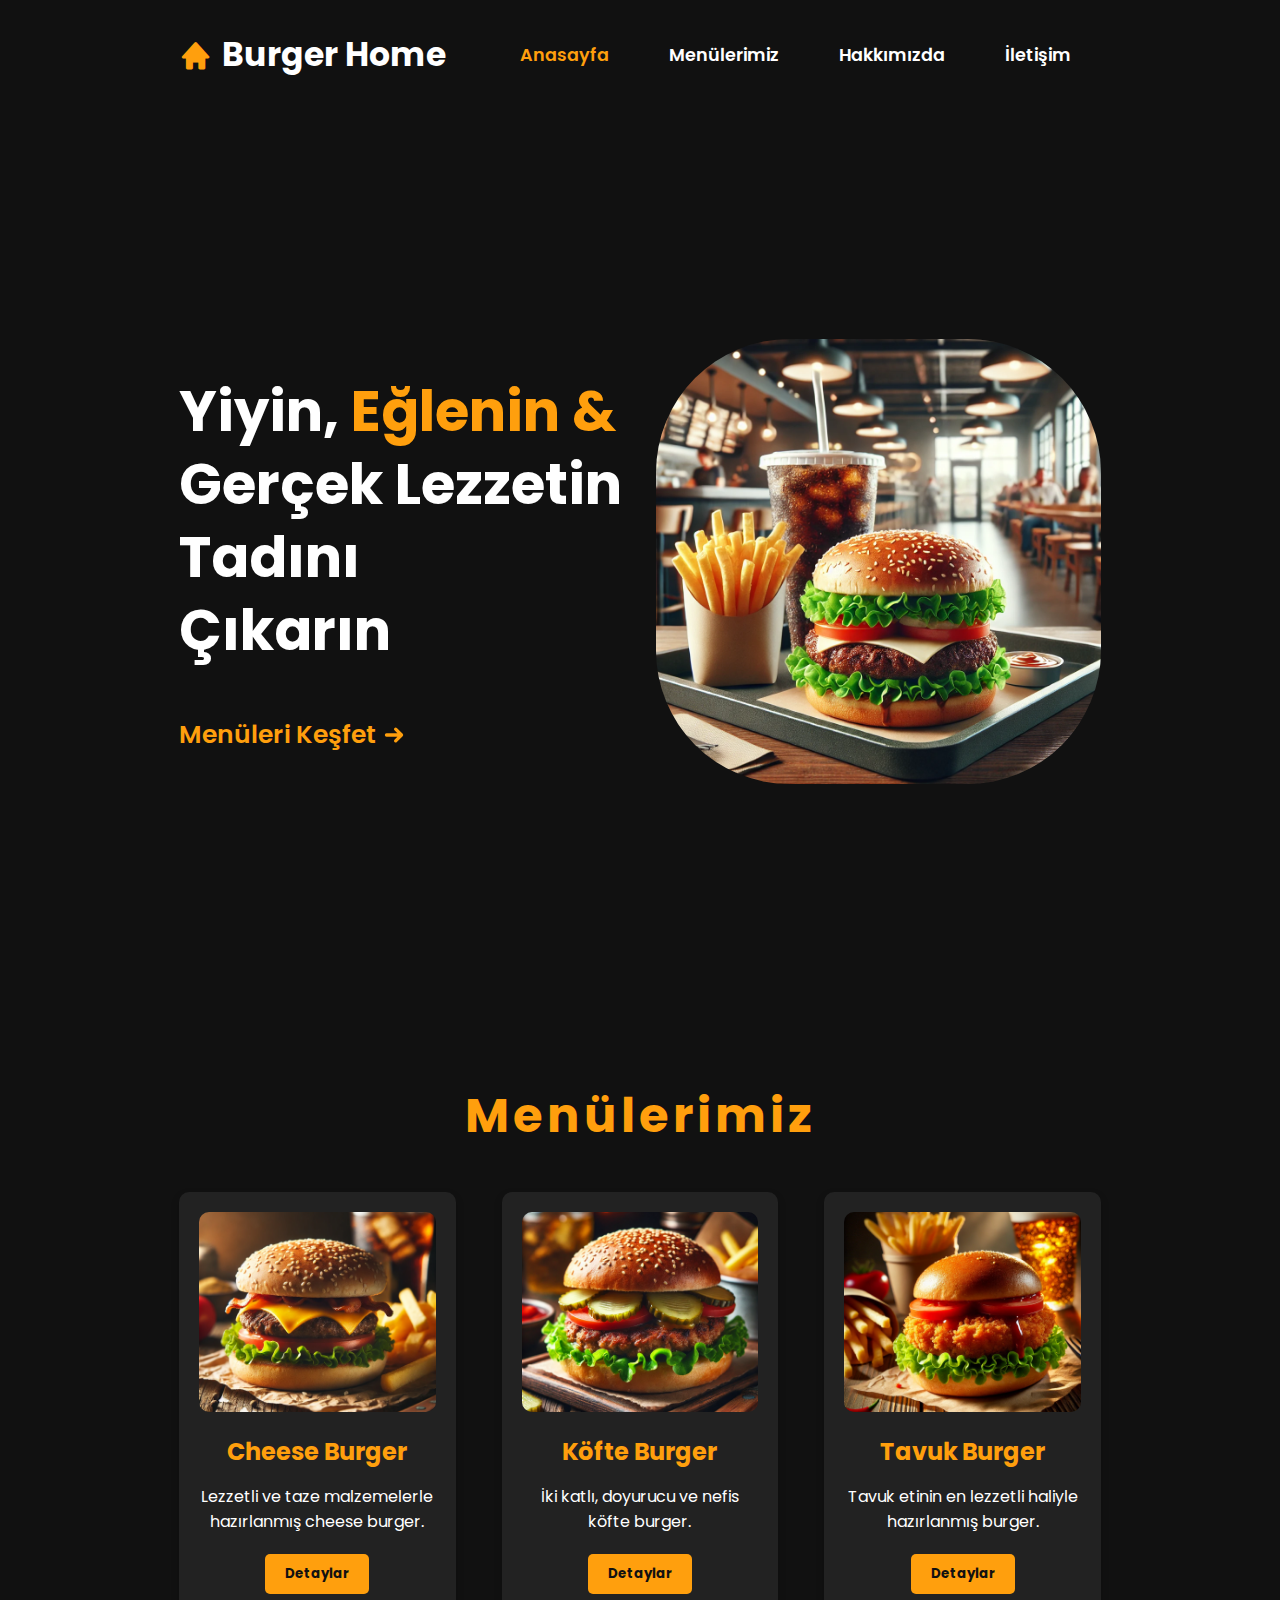
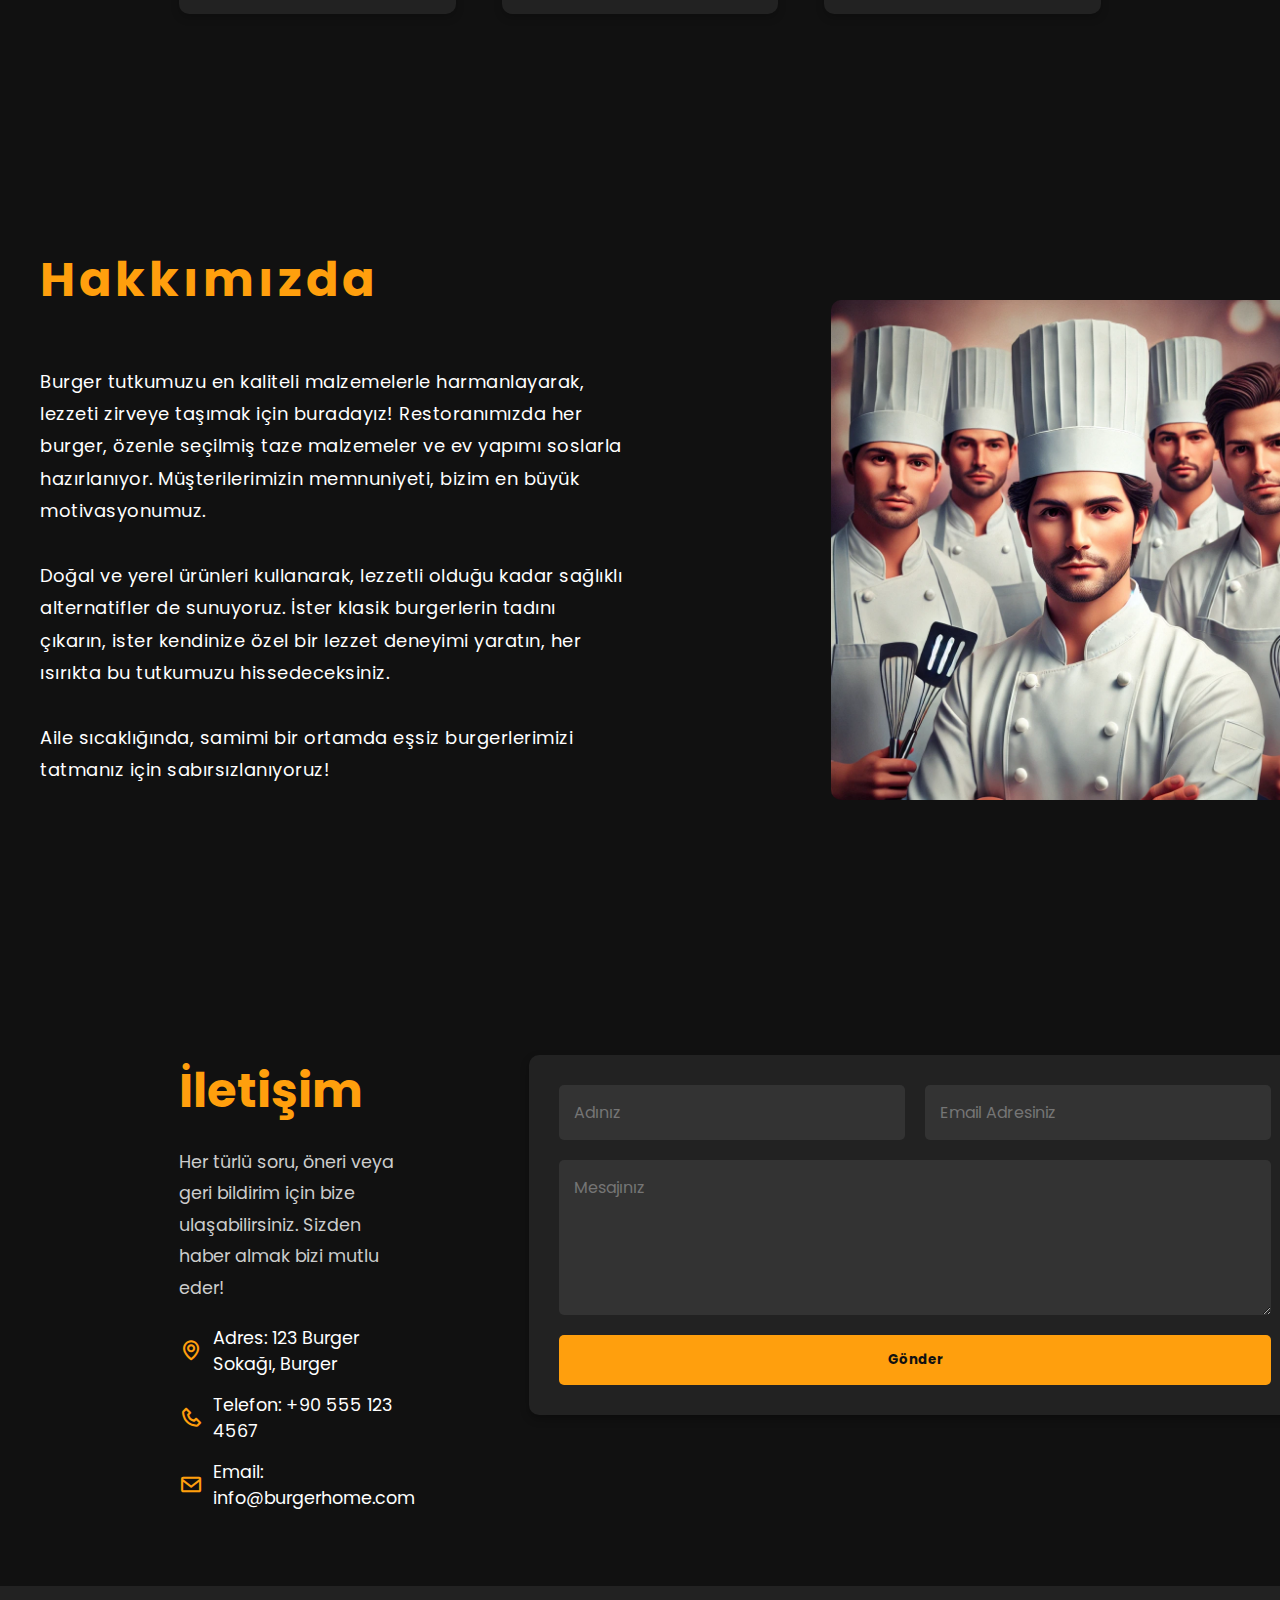
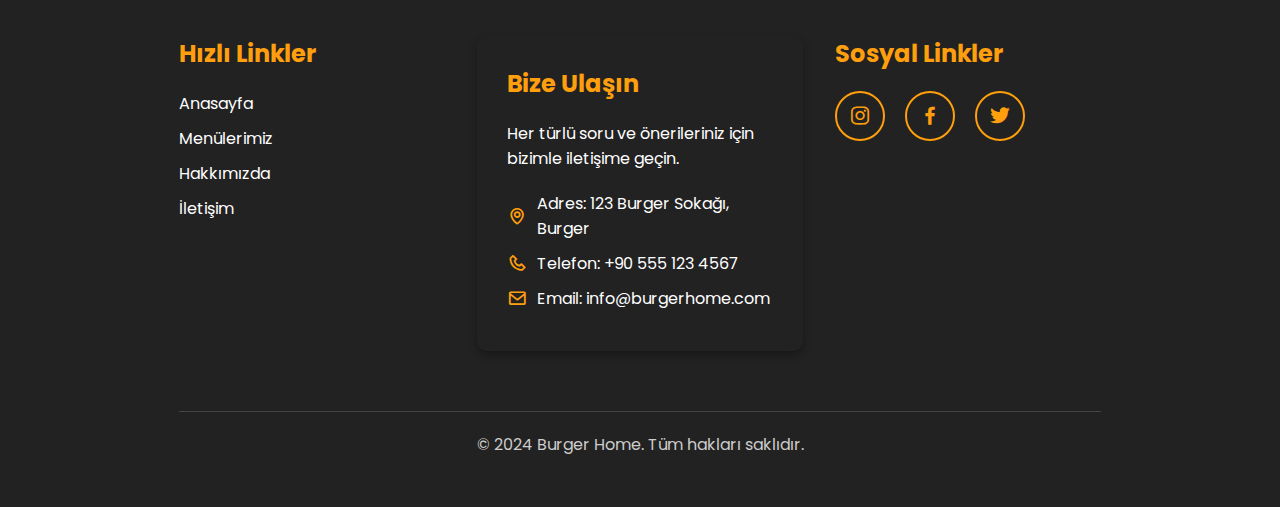
<file: index.html>
<!DOCTYPE html>
<html lang="tr">
<head>
  <meta charset="UTF-8">
  <meta name="viewport" content="width=device-width, initial-scale=1.0">
  <link rel="stylesheet" href="style.css">
  <link rel="stylesheet" href="responsive.css">

  <!--icons-->
  <link href='https://unpkg.com/boxicons@2.1.4/css/boxicons.min.css' rel='stylesheet'>

  <!--text style-->
  <link rel="preconnect" href="https://fonts.googleapis.com">
  <link rel="preconnect" href="https://fonts.gstatic.com" crossorigin>
  <link href="https://fonts.googleapis.com/css2?family=Poppins:ital,wght@0,100;0,200;0,300;0,400;0,500;0,600;0,700;0,800;0,900;1,100;1,200;1,300;1,400;1,500;1,600;1,700;1,800;1,900&display=swap" rel="stylesheet">

  <title>Restaurant Website</title>

</head>
<body>

  <header>
    <a href="#" class="logo" id="home"><i class='bx bxs-home'></i>Burger Home</a>
    <ul class="navlist">
      <li><a href="#home" class="active">Anasayfa</a></li>
      <li><a href="#menu">Menülerimiz</a></li>
      <li><a href="#about">Hakkımızda</a></li>
      <li><a href="#contact">İletişim</a></li>
    </ul>
  </header>
  
    <!-- home -->
  
    <section class="home" id="home">
      <div class="home-text">
        <h1>Yiyin, <span> Eğlenin & </span><br> Gerçek Lezzetin Tadını <br> Çıkarın</h1>
        <button onclick="window.location.href='#menu'">
          <p>Menüleri Keşfet</p>
          <svg
            xmlns="http://www.w3.org/2000/svg"
            class="h-6 w-6"
            fill="none"
            viewBox="0 0 24 24"
            stroke="currentColor"
            stroke-width="4"
          >
            <path
              stroke-linecap="round"
              stroke-linejoin="round"
              d="M14 5l7 7m0 0l-7 7m7-7H3"
            ></path>
          </svg>
        </button>
      </div>
  
      <div class="home-img">
        <img src="images/burger-kapak.webp" alt="">
      </div>
    </section>
  
    <!-- menu -->
  
    <section class="products-menu" id="menu">
      <h1> Menülerimiz </h1>
      
      <div class="product-cards">
        <div class="card">
          <img src="images/products-menu-cheese.webp" alt="Burger 1">
          <h2>Cheese Burger</h2>
          <p>Lezzetli ve taze malzemelerle hazırlanmış cheese burger.</p>
          <a href="product-details.html#cheese"><button>Detaylar</button></a>
        </div>
        
        <div class="card">
          <img src="images/products-menu-kofte.webp" alt="Burger 2">
          <h2>Köfte Burger</h2>
          <p>İki katlı, doyurucu ve nefis köfte burger.</p>
          <a href="product-details.html#meatball"><button>Detaylar</button></a>
        </div>
        
        <div class="card">
          <img src="images/products-menu-chicken.webp" alt="Burger 3">
          <h2>Tavuk Burger</h2>
          <p>Tavuk etinin en lezzetli haliyle hazırlanmış burger.</p>
          <a href="product-details.html#chicken"><button>Detaylar</button></a>
        </div>
      </div>
    </section>
  

  <!-- about -->

  <section class="about" id="about">
    <div class="about-content">
        <div class="about-text">
            <h1> Hakkımızda </h1>
            <p>
                Burger tutkumuzu en kaliteli malzemelerle harmanlayarak, lezzeti zirveye taşımak için buradayız! Restoranımızda her burger, özenle seçilmiş taze malzemeler ve ev yapımı soslarla hazırlanıyor. Müşterilerimizin memnuniyeti, bizim en büyük motivasyonumuz.
                <br><br>
                Doğal ve yerel ürünleri kullanarak, lezzetli olduğu kadar sağlıklı alternatifler de sunuyoruz. İster klasik burgerlerin tadını çıkarın, ister kendinize özel bir lezzet deneyimi yaratın, her ısırıkta bu tutkumuzu hissedeceksiniz.
                <br><br>
                Aile sıcaklığında, samimi bir ortamda eşsiz burgerlerimizi tatmanız için sabırsızlanıyoruz!
            </p>
        </div>
        <div class="about-img">
            <img src="images/chef.webp" alt="Chef Image">
        </div>
    </div>
</section>

<!-- contact -->
<section class="contact" id="contact">
  <div class="contact-content">
      <div class="contact-info">
          <h1>İletişim</h1>
          <p>Her türlü soru, öneri veya geri bildirim için bize ulaşabilirsiniz. Sizden haber almak bizi mutlu eder!</p>
          <ul class="contact-details">
              <li><i class='bx bx-map'></i>Adres: 123 Burger Sokağı, Burger</li>
              <li><i class='bx bx-phone'></i>Telefon: +90 555 123 4567</li>
              <li><i class='bx bx-envelope'></i>Email: info@burgerhome.com</li>
          </ul>
      </div>
      <div class="contact-form">
          <form action="#" method="post">
              <div class="input-group">
                  <input type="text" name="name" placeholder="Adınız" required>
                  <input type="email" name="email" placeholder="Email Adresiniz" required>
              </div>
              <textarea name="message" rows="5" placeholder="Mesajınız" required></textarea>
              <button type="submit">Gönder</button>
          </form>
      </div>
  </div>
</section>



<!-- footer -->
<footer class="footer">
  <div class="footer-content">
      <div class="footer-section links">
          <h2>Hızlı Linkler</h2>
          <ul>
              <li><a href="#home">Anasayfa</a></li>
              <li><a href="#menu">Menülerimiz</a></li>
              <li><a href="#about">Hakkımızda</a></li>
              <li><a href="#contact">İletişim</a></li>
          </ul>
      </div>
      <div class="footer-section contact-form">
          <h2>Bize Ulaşın</h2>
          <p>Her türlü soru ve önerileriniz için bizimle iletişime geçin.</p>
          <ul>
              <li><i class='bx bx-map'></i>Adres: 123 Burger Sokağı, Burger</li>
              <li><i class='bx bx-phone'></i>Telefon: +90 555 123 4567</li>
              <li><i class='bx bx-envelope'></i>Email: info@burgerhome.com</li>
          </ul>
      </div>
      <div class="footer-section social-links">
          <h2>Sosyal Linkler</h2>
          <div class="social-buttons">
              <!-- Instagram Button -->
              <a href="#" class="social-btn instagram">
                  <i class='bx bxl-instagram'></i>
              </a>
              <!-- Facebook Button -->
              <a href="#" class="social-btn facebook">
                  <i class='bx bxl-facebook'></i>
              </a>
              <!-- Twitter Button -->
              <a href="#" class="social-btn twitter">
                  <i class='bx bxl-twitter'></i>
              </a>
          </div>
      </div>
  </div>
  <div class="footer-bottom">
      <p>© 2024 Burger Home. Tüm hakları saklıdır.</p>
  </div>
</footer>





  
<script src="script.js"></script>
</body>
</html>
</file>
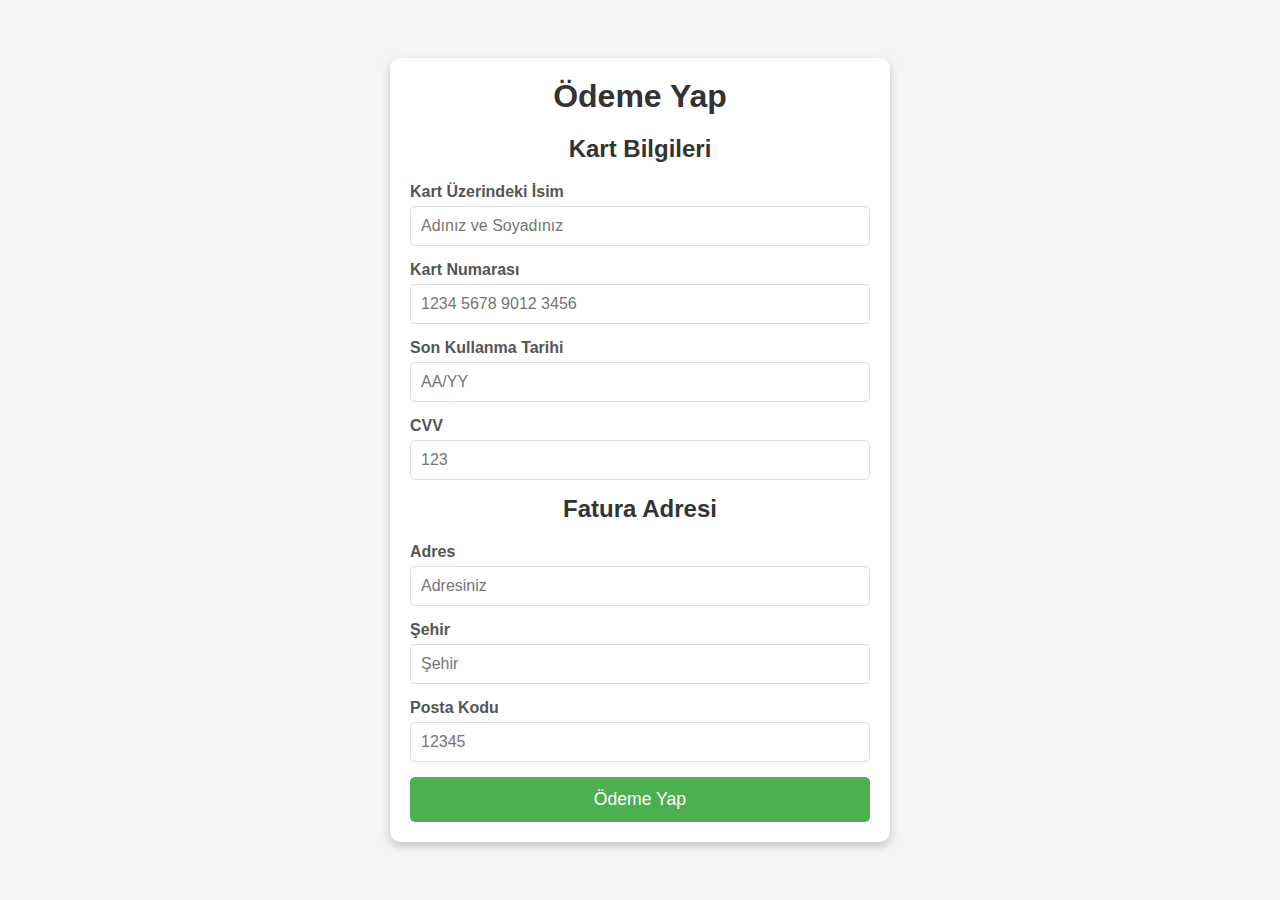
<file: payment.html>
<!DOCTYPE html>
<html lang="tr">
<head>
  <meta charset="UTF-8">
  <meta name="viewport" content="width=device-width, initial-scale=1.0">
  <title>Ödeme Sayfası</title>
  <link rel="stylesheet" href="payment.css">
  <link rel="stylesheet" href="responsive.css">

</head>
<body>
  <div class="payment-container">
    <h1>Ödeme Yap</h1>
    
    <form class="payment-form">
      <!-- Kart Bilgileri -->
      <div class="card-details">
        <h2>Kart Bilgileri</h2>
        
        <!-- Kart Üzerindeki İsim -->
        <label for="cardName">Kart Üzerindeki İsim</label>
        <input type="text" id="cardName" placeholder="Adınız ve Soyadınız" oninput="onlyLetters(this)" required>
        
        <!-- Kart Numarası -->
        <label for="cardNumber">Kart Numarası</label>
        <input type="text" id="cardNumber" placeholder="1234 5678 9012 3456" maxlength="19" oninput="onlyNumbers(this)" required>
        
        <!-- Son Kullanma Tarihi -->
        <label for="expiry">Son Kullanma Tarihi</label>
        <input type="text" id="expiry" placeholder="AA/YY" maxlength="5" oninput="formatExpiry(this)" required>
        
        <!-- CVV -->
        <label for="cvv">CVV</label>
        <input type="text" id="cvv" placeholder="123" maxlength="3" oninput="onlyNumbers(this)" required>
      </div>
      
      <!-- Fatura Adresi -->
      <div class="billing-details">
        <h2>Fatura Adresi</h2>
        
        <label for="address">Adres</label>
        <input type="text" id="address" placeholder="Adresiniz" required>
        
        <label for="city">Şehir</label>
        <input type="text" id="city" placeholder="Şehir" required>
        
        <label for="zip">Posta Kodu</label>
        <input type="text" id="zip" placeholder="12345" maxlength="5" oninput="onlyNumbers(this)" required>
      </div>
      
      <!-- Ödeme Butonu -->
      <button type="submit" class="payment-button">Ödeme Yap</button>
    </form>
  </div>

  <script src="payment.js"></script>
</body>
</html>
</file>
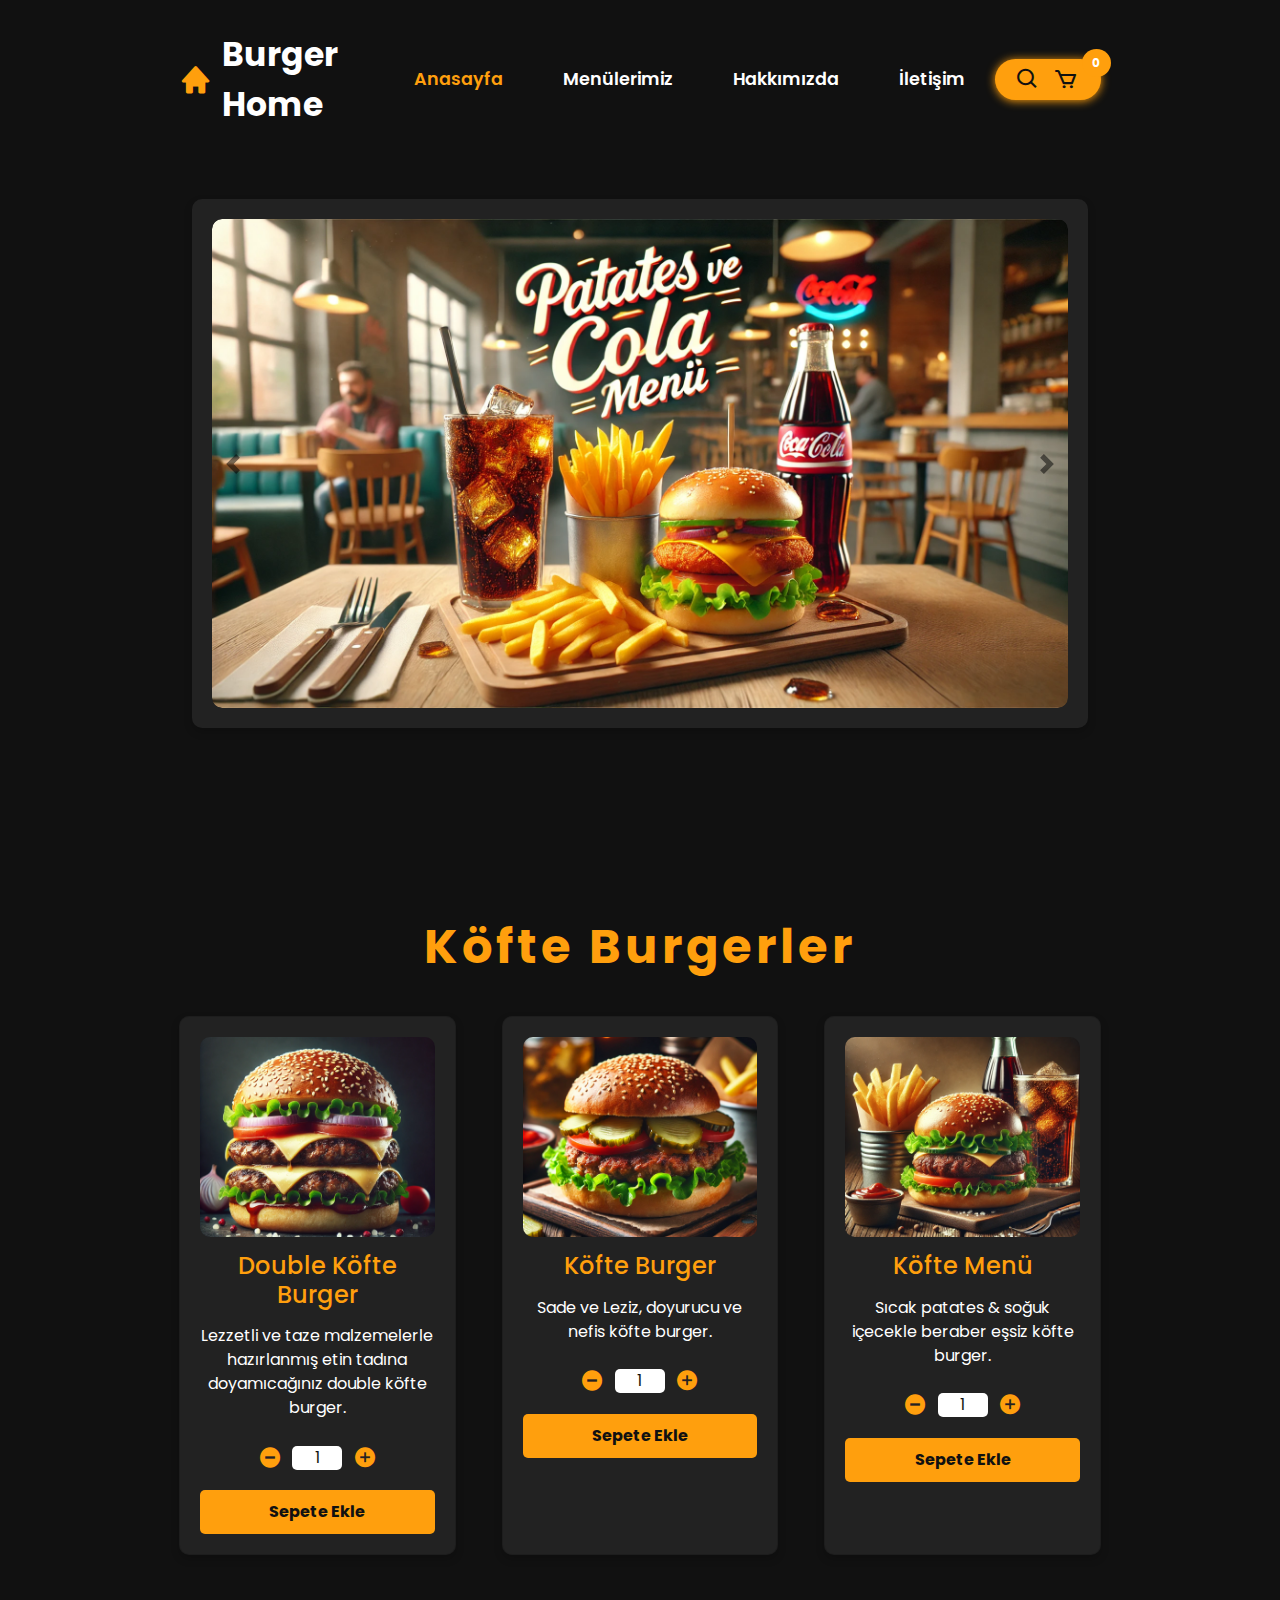
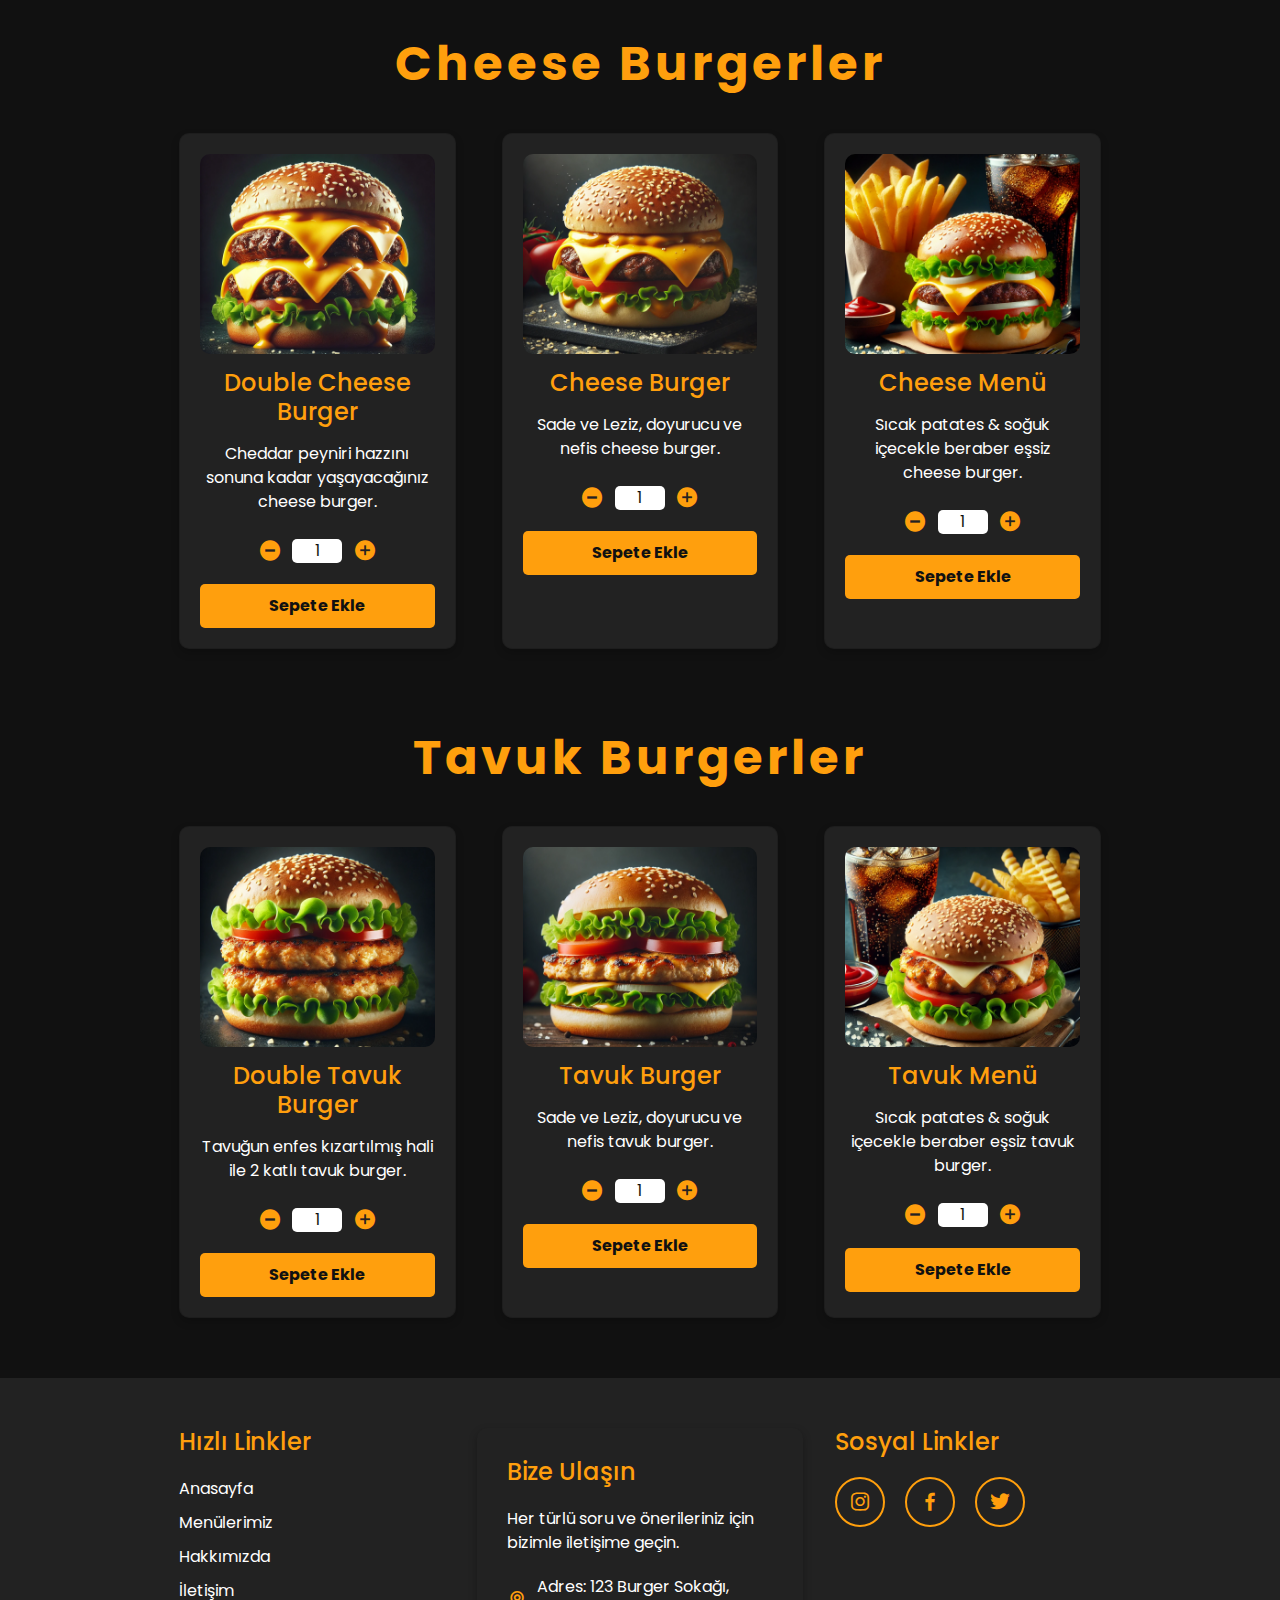
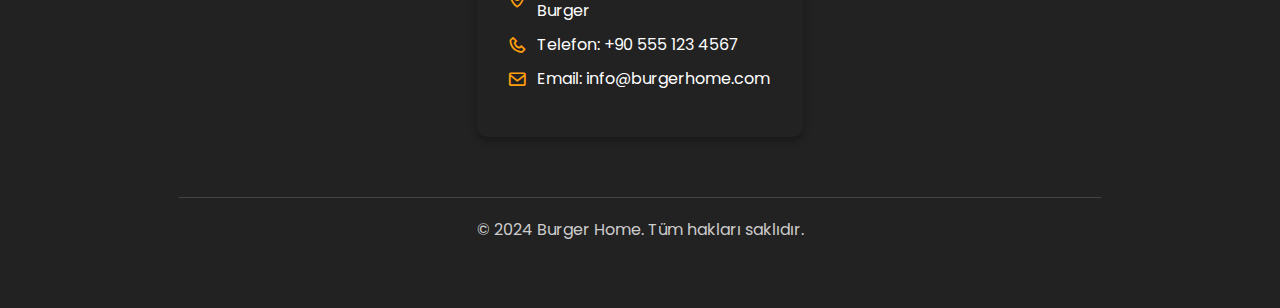
<file: product-details.html>
<!DOCTYPE html>
<html lang="tr">
<head>
  <!-- Meta ve Başlıklar -->
  <meta charset="UTF-8">
  <meta name="viewport" content="width=device-width, initial-scale=1.0">
  <title>Ürün Satın Alma</title>

  <!-- Bootstrap CSS -->
  <link
    rel="stylesheet"
    href="https://stackpath.bootstrapcdn.com/bootstrap/4.5.2/css/bootstrap.min.css"
  />

  <!-- Özel CSS -->
  <link rel="stylesheet" href="product-details.css">
  <link rel="stylesheet" href="responsive.css">


  <!-- İkonlar -->
  <link href='https://unpkg.com/boxicons@2.1.4/css/boxicons.min.css' rel='stylesheet'>

  <!-- Yazı Tipi -->
  <link rel="preconnect" href="https://fonts.googleapis.com">
  <link rel="preconnect" href="https://fonts.gstatic.com" crossorigin>
  <link href="https://fonts.googleapis.com/css2?family=Poppins:ital,wght@0,100;0,200;0,300;0,400;0,500;0,600;0,700;0,800;0,900;1,100;1,200;1,300;1,400;1,500;1,600;1,700;1,800;1,900&display=swap" rel="stylesheet">
</head>
<body>

  <header class="product-header">
    <!-- Header İçeriği -->
    <a href="index.html" class="product-logo" id="home"><i class='bx bxs-home'></i>Burger Home</a>
    <ul class="product-navlist">
      <li><a href="index.html#home" class="active">Anasayfa</a></li>
      <li><a href="index.html#menu">Menülerimiz</a></li>
      <li><a href="index.html#about">Hakkımızda</a></li>
      <li><a href="index.html#contact">İletişim</a></li>
    </ul>
  
    <div class="product-nav-icons">
      <a href="#"><i class='bx bx-search'></i></a>
  
      <!-- Sepet İkonu -->
      <a href="#" id="cart-icon">
        <i class='bx bx-cart' data-count="0"></i>
        <span class="cart-badge">0</span>
      </a>
  
      <!-- Sepet Açılır Menü -->
      <div class="cart-dropdown" id="cart-dropdown">
        <h3>Sepetiniz</h3>
        <ul id="cart-items">
          <li>Sepetiniz boş.</li>
        </ul>
        <a href="payment.html">
        <button id="checkout-btn">Alışverişi Tamamla</button>
      </a>
      </div>
  
      <div class="bx bx-menu" id="menu-icon"></div>
    </div>
  </header>

  <!-- Carousel Başlangıcı -->
  <div class="carousel-container">
    <div id="carouselExampleControls" class="carousel slide" data-ride="carousel">
      <div class="carousel-inner">
        <!-- İlk Slide -->
        <div class="carousel-item active">
          <img class="d-block w-100" src="images/chips-menu.webp" alt="Birinci Slide">
        </div>
        <!-- İkinci Slide -->
        <div class="carousel-item">
          <img class="d-block w-100" src="images/kofte-indirim.webp" alt="İkinci Slide">
        </div>
        <!-- Üçüncü Slide -->
        <div class="carousel-item">
          <img class="d-block w-100" src="images/best-selling-chicken.webp" alt="Üçüncü Slide">
        </div>
      </div>
      <!-- Kontroller -->
      <a class="carousel-control-prev" href="#carouselExampleControls" role="button" data-slide="prev">
        <span class="carousel-control-prev-icon" aria-hidden="true"></span>
        <span class="sr-only">Önceki</span>
      </a>
      <a class="carousel-control-next" href="#carouselExampleControls" role="button" data-slide="next">
        <span class="carousel-control-next-icon" aria-hidden="true"></span>
        <span class="sr-only">Sonraki</span>
      </a>
    </div>
  </div>
  <!-- Carousel Sonu -->

 <!-- Ürün Kartları Bölümü -->
<section class="product-list">
  <!-- Köfte Burgerler Bölümü -->
  <div class="category">
    <h1 class="category-title" id="meatball">Köfte Burgerler</h1>
    <div class="product-cards">
      <!-- Ürün Kartı 1 -->
      <div class="card">
        <img src="images/double-kofte.webp" alt="Double Köfte Burger">
        <h2>Double Köfte Burger</h2>
        <p>Lezzetli ve taze malzemelerle hazırlanmış etin tadına doyamıcağınız double köfte burger.</p>
        <div class="quantity-control">
          <button class="decrease-btn"><i class='bx bxs-minus-circle'></i></button>
          <input type="text" value="1" class="quantity-input" readonly>
          <button class="increase-btn"><i class='bx bxs-plus-circle'></i></button>
        </div>
        <button class="add-to-cart-btn">Sepete Ekle</button>
      </div>

      <!-- Ürün Kartı 2 -->
      <div class="card">
        <img src="images/products-menu-kofte.webp" alt="Köfte Burger">
        <h2>Köfte Burger</h2>
        <p>Sade ve Leziz, doyurucu ve nefis köfte burger.</p>
        <div class="quantity-control">
          <button class="decrease-btn"><i class='bx bxs-minus-circle'></i></button>
          <input type="text" value="1" class="quantity-input" readonly>
          <button class="increase-btn"><i class='bx bxs-plus-circle'></i></button>
        </div>
        <button class="add-to-cart-btn">Sepete Ekle</button>
      </div>

      <!-- Ürün Kartı 3 -->
      <div class="card">
        <img src="images/kofte-menu.webp" alt="Köfte Menü Burger">
        <h2>Köfte Menü</h2>
        <p>Sıcak patates & soğuk içecekle beraber eşsiz köfte burger.</p>
        <div class="quantity-control">
          <button class="decrease-btn"><i class='bx bxs-minus-circle'></i></button>
          <input type="text" value="1" class="quantity-input" readonly>
          <button class="increase-btn"><i class='bx bxs-plus-circle'></i></button>
        </div>
        <button class="add-to-cart-btn">Sepete Ekle</button>
      </div>
    </div>
  </div>

  <!-- Cheese Burgerler Bölümü -->
  <div class="category">
    <h1 class="category-title" id="cheese">Cheese Burgerler</h1>
    <div class="product-cards">
      <!-- Ürün Kartı 1 -->
      <div class="card">
        <img src="images/double-cheese.webp" alt="Double Cheese Burger">
        <h2>Double Cheese Burger</h2>
        <p>Cheddar peyniri hazzını sonuna kadar yaşayacağınız cheese burger.</p>
        <div class="quantity-control">
          <button class="decrease-btn"><i class='bx bxs-minus-circle'></i></button>
          <input type="text" value="1" class="quantity-input" readonly>
          <button class="increase-btn"><i class='bx bxs-plus-circle'></i></button>
        </div>
        <button class="add-to-cart-btn">Sepete Ekle</button>
      </div>

      <!-- Ürün Kartı 2 -->
      <div class="card">
        <img src="images/cheese-burger.webp" alt="Cheese Burger">
        <h2>Cheese Burger</h2>
        <p>Sade ve Leziz, doyurucu ve nefis cheese burger.</p>
        <div class="quantity-control">
          <button class="decrease-btn"><i class='bx bxs-minus-circle'></i></button>
          <input type="text" value="1" class="quantity-input" readonly>
          <button class="increase-btn"><i class='bx bxs-plus-circle'></i></button>
        </div>
        <button class="add-to-cart-btn">Sepete Ekle</button>
      </div>

      <!-- Ürün Kartı 3 -->
      <div class="card">
        <img src="images/cheese-menu.webp" alt="Cheese Menü Burger">
        <h2>Cheese Menü</h2>
        <p>Sıcak patates & soğuk içecekle beraber eşsiz cheese burger.</p>
        <div class="quantity-control">
          <button class="decrease-btn"><i class='bx bxs-minus-circle'></i></button>
          <input type="text" value="1" class="quantity-input" readonly>
          <button class="increase-btn"><i class='bx bxs-plus-circle'></i></button>
        </div>
        <button class="add-to-cart-btn">Sepete Ekle</button>
      </div>
    </div>
  </div>

  <!-- Tavuk Burgerler Bölümü -->
  <div class="category">
    <h1 class="category-title" id="chicken">Tavuk Burgerler</h1>
    <div class="product-cards">
      <!-- Ürün Kartı 1 -->
      <div class="card">
        <img src="images/double-chicken.webp" alt="Double Chicken Burger">
        <h2>Double Tavuk Burger</h2>
        <p>Tavuğun enfes kızartılmış hali ile 2 katlı tavuk burger.</p>
        <div class="quantity-control">
          <button class="decrease-btn"><i class='bx bxs-minus-circle'></i></button>
          <input type="text" value="1" class="quantity-input" readonly>
          <button class="increase-btn"><i class='bx bxs-plus-circle'></i></button>
        </div>
        <button class="add-to-cart-btn">Sepete Ekle</button>
      </div>

      <!-- Ürün Kartı 2 -->
      <div class="card">
        <img src="images/chicken-burger.webp" alt="Chicken Burger">
        <h2>Tavuk Burger</h2>
        <p>Sade ve Leziz, doyurucu ve nefis tavuk burger.</p>
        <div class="quantity-control">
          <button class="decrease-btn"><i class='bx bxs-minus-circle'></i></button>
          <input type="text" value="1" class="quantity-input" readonly>
          <button class="increase-btn"><i class='bx bxs-plus-circle'></i></button>
        </div>
        <button class="add-to-cart-btn">Sepete Ekle</button>
      </div>

      <!-- Ürün Kartı 3 -->
      <div class="card">
        <img src="images/chicken-menu.webp" alt="Chicken Menü Burger">
        <h2>Tavuk Menü</h2>
        <p>Sıcak patates & soğuk içecekle beraber eşsiz tavuk burger.</p>
        <div class="quantity-control">
          <button class="decrease-btn"><i class='bx bxs-minus-circle'></i></button>
          <input type="text" value="1" class="quantity-input" readonly>
          <button class="increase-btn"><i class='bx bxs-plus-circle'></i></button>
        </div>
        <button class="add-to-cart-btn">Sepete Ekle</button>
      </div>
    </div>
  </div>
</section>



<!-- footer -->
<footer class="footer">
  <div class="footer-content">
      <div class="footer-section links">
          <h2>Hızlı Linkler</h2>
          <ul>
              <li><a href="index.html#home">Anasayfa</a></li>
              <li><a href="index.html#menu">Menülerimiz</a></li>
              <li><a href="index.html#about">Hakkımızda</a></li>
              <li><a href="index.html#contact">İletişim</a></li>
          </ul>
      </div>
      <div class="footer-section contact-form">
          <h2>Bize Ulaşın</h2>
          <p>Her türlü soru ve önerileriniz için bizimle iletişime geçin.</p>
          <ul>
              <li><i class='bx bx-map'></i>Adres: 123 Burger Sokağı, Burger</li>
              <li><i class='bx bx-phone'></i>Telefon: +90 555 123 4567</li>
              <li><i class='bx bx-envelope'></i>Email: info@burgerhome.com</li>
          </ul>
      </div>
      <div class="footer-section social-links">
          <h2>Sosyal Linkler</h2>
          <div class="social-buttons">
              <!-- Instagram Button -->
              <a href="#" class="social-btn instagram">
                  <i class='bx bxl-instagram'></i>
              </a>
              <!-- Facebook Button -->
              <a href="#" class="social-btn facebook">
                  <i class='bx bxl-facebook'></i>
              </a>
              <!-- Twitter Button -->
              <a href="#" class="social-btn twitter">
                  <i class='bx bxl-twitter'></i>
              </a>
          </div>
      </div>
  </div>
  <div class="footer-bottom">
      <p>© 2024 Burger Home. Tüm hakları saklıdır.</p>
  </div>
</footer>










  <!-- Bootstrap JS, Popper.js ve jQuery -->
  <script src="https://code.jquery.com/jquery-3.5.1.slim.min.js"></script>
  <script
    src="https://cdn.jsdelivr.net/npm/popper.js@1.16.1/dist/umd/popper.min.js"
  ></script>
  <script
    src="https://stackpath.bootstrapcdn.com/bootstrap/4.5.2/js/bootstrap.min.js"
  ></script>

  <!-- Kendi JS Dosyanız -->
  <script src="script.js"></script>
</body>
</html>
</file>
<file: style.css>
*{
    padding: 0;
    margin: 0;
    box-sizing: border-box;
    font-family: 'Poppins', sans-serif;
    list-style: none;
    text-decoration: none;
    scroll-behavior: smooth;
}

body{
    background: #111111;
    color: #fff;
}

header{
    position: relative;
    width: 100%;
    top: 0;
    right: 0;
    z-index: 1000;
    display: flex;
    align-items: center;
    justify-content: space-between;
    background: transparent;
    padding: 30px 14%;
    transition: all .50s ease;
}

.logo{
    display: flex;
    align-items: center;
    color: #fff;
    font-size: 33px;
    font-weight: 700;
}

.logo i{
    vertical-align: middle;
    margin-right: 10px;
    color: #ff9f0d;
}

.navlist{
    display: flex;
}

.navlist a{
    color: #fff;
    font-size: 1.1rem;
    font-weight: 600;
    margin: 0 30px;
    transition: all .50s ease;
}

.navlist a:hover{
    color: #ff9f0d;
}

.navlist a.active{
    color: #ff9f0d;
}

.nav-icons{
    display: flex;
    align-items: center;
    padding: 8px 15px;
    background: #ff9f0d;
    border-radius: 3rem;
    box-shadow: #ff9f0d 0px 1px 10px;
}

.nav-icons i{
    vertical-align: middle;
    font-size: 25px;
    color: #111111;
    margin-right: 8px;
    margin-left: 5px;
    transition: all .50s ease;
}

#menu-icon{
    font-size: 32px;
    color: #111111;
    z-index: 10001;
    cursor: pointer;
    display: none;
}

.nav-icons i:hover{
    transform: scale(1.1);
    color: #fff;
}


section{
    padding: 70px 14% 60px;
}


/*home*/

.home{
    position: relative;
    height: 100vh;
    width: 100%;
    display: grid;
    grid-template-columns: repeat(2,1fr);
    align-items: center;
    gap: 2rem;
}

.home-img img{
    width: 100%;
    height: auto;
    border-radius: 30%;
}

.home-text h1{
    font-size: 3.5rem;
    font-weight: 700;
    line-height: 1.3;
    margin-bottom: 3rem;
}

.home span{
    color: #ff9f0d;
}


 .home button {
    padding: 0;
    margin: 0;
    border: none;
    background: none;
    cursor: pointer;
    display: flex;
    align-items: center;
    gap: 0.5rem;
    position: relative;
    font-size: 25px;
    font-weight: 600;
    --primary-color: #ff9f0d; 
    --hovered-color: green; 
  }
  
  
 .home button p {
    margin: 0;
    position: relative;
    color: var(--primary-color); 
    transition: color 0.5s ease-in-out; 
  }
  
 
 .home button svg {
    color: var(--primary-color); 
    transition: color 0.5s ease-in-out, transform 0.5s ease-in-out; 
    width: 20px; 
  }
  
 
 .home button::after {
    content: '';
    position: absolute;
    bottom: -5px;
    left: 0;
    height: 2px;
    width: 0;
    background-color: var(--primary-color); 
    transition: width 0.5s ease-in-out, background-color 0.5s ease-in-out;
  }
  
 
 .home button:hover p {
    color: var(--hovered-color); 
  }
  
 .home button:hover svg {
    color: var(--hovered-color); 
    transform: translateX(5px); 
  }
  
 .home button:hover::after {
    width: 100%; 
    background-color: var(--hovered-color); 
  }
  



/*menu*/

.products-menu h1 {
    text-align: center;
    color: #ff9f0d;
    font-size: 3rem;
    letter-spacing: 4px;
    margin-bottom: 30px;
    position: relative;

}



.product-cards {
    display: flex;
    justify-content: space-between;
    gap: 20px;
    margin-top: 40px;
}

.card {
    background-color: #222;
    border-radius: 10px;
    padding: 20px;
    text-align: center;
    width: 30%;
    transition: transform 0.3s ease, box-shadow 0.3s ease;
    box-shadow: 0px 4px 8px rgba(0, 0, 0, 0.2);
}

.card img {
    width: 100%;
    border-radius: 10px;
    height: 200px;
    object-fit: cover;
}

.card h2 {
    font-size: 1.5rem;
    color: #ff9f0d;
    margin: 15px 0;
}

.card p {
    font-size: 1rem;
    color: #fff;
    margin-bottom: 20px;
}

.card button {
    padding: 10px 20px;
    border: none;
    background-color: #ff9f0d;
    color: #111111;
    border-radius: 5px;
    cursor: pointer;
    font-weight: bold;
    transition: background-color 0.3s ease;
}

.card button:hover {
    background-color: #fff;
    color: #ff9f0d;
}

.card:hover {
    transform: scale(1.05);
    box-shadow: 0px 8px 16px rgba(0, 0, 0, 0.3);
}


/*about*/

.about h1 {
    color: #ff9f0d;
    font-size: 3rem;
    letter-spacing: 4px;
    margin-top: 100px;
    position: relative;
    margin-bottom: 50px;
}

.about {
    display: flex;
    justify-content: center;
    align-items: center;
    padding: 50px 0;
    background-color: #111111;
}

.about-content {
    display: flex;
    max-width: 1200px;
    width: 100%;
    align-items: center;
}

.about-text {
    flex: 1;
    margin-right: 30px;
}

.about-text p {
    font-size: 18px;
    line-height: 1.8;
    color: #fff;
    letter-spacing: 0.5px;
}

.about-img {
    flex: 1;
}

.about-img img {
    width: 100%;
    max-width: 500px;
    height: auto;
    border-radius: 10px;
    margin-left: 30%;
    margin-top: 30%;
}


/* contact */

.contact {
    margin-top: 10%;
    padding: 70px 14% 60px;
    background-color: #111111;
    color: #fff;
}

.contact-content {
    display: flex;
    justify-content: space-between;
    align-items: flex-start;
    gap: 4rem;
    max-width: 1200px;
    margin: 0 auto;
}

.contact-info {
    flex: 1;
    margin-right: 50px;
}

.contact-info h1 {
    margin-bottom: 50px;
    color: #ff9f0d;
    font-size: 3rem;
    margin-bottom: 20px;
}

.contact-info p {
    font-size: 1.1rem;
    line-height: 1.8;
    color: #ccc;
    margin-bottom: 20px;
}

.contact-details {
    list-style: none;
    margin-top: 20px;
}

.contact-details li {
    display: flex;
    align-items: center;
    margin-bottom: 15px;
    font-size: 1.1rem;
    color: #fff;
}

.contact-details i {
    color: #ff9f0d;
    margin-right: 10px;
    font-size: 24px;
}

.contact-form {
    flex: 1;
    background: #222;
    padding: 30px;
    border-radius: 10px;
    box-shadow: 0px 4px 8px rgba(0, 0, 0, 0.3);
}

.contact-form form {
    display: flex;
    flex-direction: column;
}

.input-group {
    display: flex;
    gap: 20px;
    margin-bottom: 20px;
}

.input-group input {
    flex: 1;
    padding: 15px;
    font-size: 1rem;
    background-color: #333;
    border: none;
    border-radius: 5px;
    color: #fff;
}

.contact-form textarea {
    padding: 15px;
    font-size: 1rem;
    background-color: #333;
    border: none;
    border-radius: 5px;
    color: #fff;
    margin-bottom: 20px;
}

.contact-form button {
    padding: 15px 20px;
    border: none;
    background-color: #ff9f0d;
    color: #111111;
    font-weight: bold;
    border-radius: 5px;
    cursor: pointer;
    transition: background-color 0.3s ease;
}

.contact-form button:hover {
    background-color: #fff;
    color: #ff9f0d;
}


/* Footer */

.footer {
    background-color: #222;
    color: #fff;
    padding: 50px 14%;
    text-align: left;
}

.footer-content {
    display: flex;
    justify-content: space-between;
    gap: 2rem;
    max-width: 1200px;
    margin: 0 auto;
    flex-wrap: wrap;
}

.footer-section {
    flex: 1;
    margin-bottom: 20px;
}

.footer-section h2 {
    color: #ff9f0d;
    font-size: 1.5rem;
    margin-bottom: 20px;
    
}

.footer-section ul {
    list-style: none;
    margin-top: 20px;
    padding: 0;
}

.footer-section ul li {
    margin-bottom: 10px;
    font-size: 1rem;
    display: flex;
    align-items: center;
    color: #fff;
}

.footer-section ul li i {
    color: #ff9f0d;
    margin-right: 10px;
    font-size: 20px;
}

.footer-section ul a {
    color: #fff;
    text-decoration: none;
    transition: color 0.3s ease;
}

.footer-section ul a:hover {
    color: #ff9f0d;
}

.footer-bottom {
    text-align: center;
    margin-top: 40px;
    padding-top: 20px;
    border-top: 1px solid #444;
    font-size: 1rem;
    color: #ccc;
}

/* Social Buttons */

.social-buttons {
    display: flex;
    gap: 20px; 
    align-items: center; 
    margin-top: 20px;
}

.social-btn {
    width: 50px;
    height: 50px;
    border-radius: 50%;
    display: flex;
    align-items: center;
    justify-content: center;
    font-size: 24px;
    color: #ff9f0d;
    border: 2px solid #ff9f0d;
    transition: all 0.3s ease;
}

.social-btn:hover {
    background-color: #ff9f0d;
    color: #fff;
    transform: scale(1.1);
}


.instagram:hover {
    background-color: #E1306C; 
    border-color: #E1306C;
}

.facebook:hover {
    background-color: #3b5998; 
    border-color: #3b5998;
}

.twitter:hover {
    background-color: #1DA1F2; 
    border-color: #1DA1F2;
}


.success-notification {
    position: fixed;
    top: 20px;
    right: 20px;
    background-color: #4CAF50;
    color: white;
    padding: 15px 20px;
    border-radius: 8px;
    font-size: 1rem;
    box-shadow: 0 4px 8px rgba(0, 0, 0, 0.2);
    opacity: 1;
    transition: opacity 0.5s ease, transform 0.5s ease;
    z-index: 1000;
  }
  
  .success-notification.hide {
    opacity: 0;
    transform: translateY(-20px);
  }
</file>
<file: responsive.css>
/* 1024px ve daha küçük ekranlar (tablet ve altı) */
@media (max-width: 1024px) {
    /* Header */
    header {
      padding: 20px 8%; /* Padding daraltıldı */
      flex-direction: column;
      text-align: center;
    }
    .navlist {
      flex-direction: column; /* Menü seçeneklerini dikey hizala */
      margin-top: 10px;
    }
    .navlist a {
      margin: 10px 0; /* Menü linkleri arasına boşluk ekle */
    }
    .home {
      grid-template-columns: 1fr; /* Ana sayfa içeriği tek sütun */
      padding: 50px 10%;
    }
    .home-text h1 {
      font-size: 2.5rem; /* Başlık boyutu küçültüldü */
    }
    .home button {
      font-size: 20px; /* Buton yazı boyutu küçültüldü */
    }
  
    /* Ürün Kartları */
    .product-cards {
      flex-direction: column; /* Kartları dikey hizala */
      align-items: center;
    }
    .card {
      width: 90%; /* Kart genişliği daraltıldı */
    }
    .card img {
      height: 150px; /* Resim yüksekliği küçültüldü */
    }
  }
  
  /* 768px ve daha küçük ekranlar (telefonlar ve küçük tabletler) */
  @media (max-width: 768px) {
    /* Genel düzenlemeler */
    section {
      padding: 40px 5%; /* Daha dar ekranlarda padding azaltıldı */
    }
  
    /* Header ve Menü */
    .navlist {
      display: none; /* Menü küçük ekranlarda gizlensin, hamburger menü gibi bir çözüm eklenebilir */
    }
    #menu-icon {
      display: block; /* Küçük ekranlarda menü ikonunu göster */
    }
  
    /* Home Bölümü */
    .home-text h1 {
      font-size: 2rem; /* Başlık boyutu küçültüldü */
    }
    .home button {
      font-size: 18px;
    }
  
    /* About ve Contact Bölümleri */
    .about-content, .contact-content {
      flex-direction: column;
      text-align: center;
      padding: 0 5%; /* Ekstra padding kaldırıldı */
    }
    .about-img img, .contact-form {
      margin: 0;
      max-width: 100%; /* Görsel genişliği ekranı doldursun */
    }
    .contact-info, .about-text {
      margin: 0 0 20px;
    }
  }
  
  /* 480px ve daha küçük ekranlar (mobil cihazlar) */
  @media (max-width: 480px) {
    /* Header */
    header {
      padding: 15px 5%;
    }
    .nav-icons {
      padding: 5px 10px;
    }
  
    /* Ana içerik */
    .home-text h1 {
      font-size: 1.8rem;
    }
    .home button {
      font-size: 16px;
    }
    .home span {
      font-size: 1.2rem;
    }
  
    /* Ürün Kartları */
    .card {
      width: 100%; /* Kart genişliği tam ekran */
      margin-bottom: 15px; /* Kartlar arasında boşluk */
    }
    .card img {
      height: 120px; /* Resim yüksekliği daha da küçültüldü */
    }
    .card h2 {
      font-size: 1.2rem;
    }
    .card p {
      font-size: 0.9rem;
    }
  
    /* Footer */
    .footer {
      padding: 30px 5%;
      text-align: center;
    }
    .footer-content {
      flex-direction: column;
    }
    .footer-section h2 {
      font-size: 1.3rem;
    }
    .social-buttons {
      gap: 10px;
    }
  }
</file>
<file: payment.css>
* {
    margin: 0;
    padding: 0;
    box-sizing: border-box;
    font-family: Arial, sans-serif;
  }
  
  body {
    display: flex;
    justify-content: center;
    align-items: center;
    min-height: 100vh;
    background-color: #f5f5f5;
  }
  
  .payment-container {
    width: 100%;
    max-width: 500px;
    background-color: #fff;
    padding: 20px;
    border-radius: 10px;
    box-shadow: 0 4px 10px rgba(0, 0, 0, 0.2);
  }
  
  h1, h2 {
    margin-bottom: 20px;
    text-align: center;
    color: #333;
  }
  
  .payment-form label {
    font-weight: bold;
    margin-bottom: 5px;
    display: block;
    color: #555;
  }
  
  .payment-form input {
    width: 100%;
    padding: 10px;
    margin-bottom: 15px;
    border: 1px solid #ddd;
    border-radius: 5px;
    font-size: 1rem;
  }
  
  .payment-button {
    width: 100%;
    padding: 12px;
    background-color: #4CAF50;
    color: white;
    font-size: 1.1rem;
    border: none;
    border-radius: 5px;
    cursor: pointer;
    transition: background-color 0.3s ease;
  }
  
  .payment-button:hover {
    background-color: #45a049;
  }
</file>
<file: product-details.css>
/* Genel Stil Ayarları */
* {
    padding: 0;
    margin: 0;
    box-sizing: border-box;
    font-family: 'Poppins', sans-serif;
    list-style: none;
    text-decoration: none;
    scroll-behavior: smooth;
}

body {
  background: #111111;
  color: #fff;
}


/* Header */
header.product-header {
  position: relative;
  width: 100%;
  top: 0;
  right: 0;
  z-index: 1000;
  display: flex;
  align-items: center;
  justify-content: space-between;
  background: transparent;
  padding: 30px 14%;
  transition: all .50s ease;
}

header.product-header a {
  text-decoration: none;
}

header.product-header .product-logo {
  display: flex;
  align-items: center;
  color: #fff;
  font-size: 33px;
  font-weight: 700;
}

header.product-header .product-logo i {
  vertical-align: middle;
  margin-right: 10px;
  color: #ff9f0d;
}

header.product-header .product-navlist {
  display: flex;
  margin: 0;
  padding: 0;
}

header.product-header .product-navlist li {
  list-style: none;
}

header.product-header .product-navlist a {
  color: #fff;
  font-size: 1.1rem;
  font-weight: 600;
  margin: 0 30px;
  transition: all .50s ease;
  text-decoration: none;
}

header.product-header .product-navlist a:hover {
  color: #ff9f0d;
}

header.product-header .product-navlist a.active {
  color: #ff9f0d;
}

header.product-header .product-nav-icons {
  display: flex;
  align-items: center;
  padding: 8px 15px;
  background: #ff9f0d;
  border-radius: 3rem;
  box-shadow: #ff9f0d 0px 1px 10px;
}

header.product-header .product-nav-icons a {
  color: #111111;
  text-decoration: none;
}

header.product-header .product-nav-icons i {
  vertical-align: middle;
  font-size: 25px;
  color: #111111;
  margin-right: 8px;
  margin-left: 5px;
  transition: all .50s ease;
}

header.product-header #menu-icon {
  font-size: 32px;
  color: #111111;
  z-index: 10001;
  cursor: pointer;
  display: none;
}

header.product-header .product-nav-icons i:hover {
  transform: scale(1.1);
  color: #fff;
}

section {
  padding: 70px 14% 60px;
}



/* Carousel Ayarları */
.carousel-container {
  background-color: #222;
  border-radius: 10px;
  padding: 20px;
  text-align: center;
  width: 70%; /* Carousel'in genişliği */
  max-height: 700px; /* Carousel'in maksimum yüksekliği */
  overflow: hidden;
  margin: 40px auto;
  box-shadow: 0px 4px 8px rgba(0, 0, 0, 0.2);
  transition: transform 0.3s ease, box-shadow 0.3s ease;
  position: relative;
}

.carousel-container:hover {
  transform: translateY(-5px);
  box-shadow: 0px 6px 12px rgba(0, 0, 0, 0.3);
}

.carousel-inner,
.carousel-item {
  border-radius: 10px;
}

.carousel-item img {
  width: 100%;
  height: auto;
  max-height: 670px; /* Görüntülerin maksimum yüksekliği */
  object-fit: cover; /* Görüntülerin taşan kısımlarını kırpar */
  border-radius: 10px;
}

/* Carousel Kontrol Butonları */
.carousel-control-prev-icon,
.carousel-control-next-icon {
  filter: invert(100%);
}

.carousel-control-prev,
.carousel-control-next {
  width: 5%;
}

/* Ürünler Bölümü Başlık */
.category-title {
  text-align: center;
  color: #ff9f0d;
  font-size: 3rem;
  font-weight: bold;
  letter-spacing: 4px;
  margin-bottom: 30px;
  margin-top: 80px;
  position: relative;
}

/* Ürün Kartları Düzeni */
.product-cards {
  display: flex;
  flex-wrap: wrap;
  justify-content: space-between;
  gap: 20px;
  margin-top: 40px;
}

/* Ürün Kartı Stilleri */
.card {
  background-color: #222;
  border-radius: 10px;
  padding: 20px;
  text-align: center;
  width: 30%;
  transition: transform 0.3s ease, box-shadow 0.3s ease;
  box-shadow: 0px 4px 8px rgba(0, 0, 0, 0.2);
}

.card img {
  width: 100%;
  border-radius: 10px;
  height: 200px;
  object-fit: cover;
}

.card h2 {
  font-size: 1.5rem;
  color: #ff9f0d;
  margin: 15px 0;
}

.card p {
  font-size: 1rem;
  color: #fff;
  margin-bottom: 20px;
}

/* Miktar Kontrolü Stilleri */
.quantity-control {
  display: flex;
  justify-content: center;
  align-items: center;
  margin-bottom: 15px;
}

.quantity-control button {
  border: none;
  background-color: transparent; /* Butonun arka planı şeffaf */
  cursor: pointer;
  width: 35px; /* Butonun genişliği 35 piksel */
  height: 35px; /* Butonun yüksekliği 35 piksel */
  display: flex;
  justify-content: center;
  align-items: center;
}

.quantity-control button i {
  font-size: 1.5rem; /* İkonun boyutunu ayarladık */
  color: #ff9f0d; /* İkonun rengi */
  transition: color 0.3s ease;
}

.quantity-control button:hover i {
  color: #fff; /* Hover durumunda ikonun rengi beyaz olacak */
}

.quantity-control .quantity-input {
  width: 50px;
  text-align: center;
  border: none;
  background-color: #fff;
  color: #111111;
  font-size: 1rem;
  margin: 0 5px;
  border-radius: 5px;
}

.quantity-control button:focus {
  outline: none; /* Klavye ile odaklanma olduğunda çerçeveyi kaldırır */
}

/* Sepete Ekle Butonu */
.add-to-cart-btn {
  padding: 10px 20px;
  border: none;
  background-color: #ff9f0d;
  color: #111111;
  border-radius: 5px;
  cursor: pointer;
  font-weight: bold;
  font-size: 1rem;
  transition: background-color 0.3s ease;
}

.add-to-cart-btn:hover {
  background-color: #fff;
  color: #ff9f0d;
}

/* Kart Hover Efekti */
.card:hover {
  transform: scale(1.05);
  box-shadow: 0px 8px 16px rgba(0, 0, 0, 0.3);
}

/* Sepet Açılır Menü */
.product-nav-icons {
  position: relative;
}

.cart-badge {
  position: absolute;
  top: -10px;
  right: -10px;
  background-color: #ff9f0d;
  color: white;
  border-radius: 50%;
  padding: 5px 10px;
  font-size: 12px;
  font-weight: bold;
}

.cart-dropdown {
  display: none; /* Başlangıçta gizli */
  position: absolute;
  right: 0;
  background-color: #222;
  color: white;
  width: 300px;
  border-radius: 10px;
  padding: 15px;
  box-shadow: 0px 4px 8px rgba(0, 0, 0, 0.2);
  z-index: 100;
  top: 60px; /* Header altında gösterim */
}

.cart-dropdown h3 {
  text-align: center;
  margin-bottom: 10px;
}

.cart-dropdown ul {
  list-style-type: none;
  padding: 0;
  margin: 0;
}

.cart-dropdown ul li {
  display: flex;
  align-items: center;
  gap: 10px; 
  padding: 5px;
}

.cart-dropdown ul li img {
  width: 50px;
  height: 50px;
  object-fit: cover;
  border-radius: 5px;
}

.cart-dropdown button {
  width: 100%;
  padding: 10px;
  background-color: #ff9f0d;
  color: #111;
  border: none;
  cursor: pointer;
  font-weight: bold;
  border-radius: 5px;
  margin-top: 10px;
}

.cart-dropdown button:hover {
  background-color: white;
  color: #ff9f0d;
}

/* Sepet Dropdown Görüntülenirken */
.cart-dropdown.open {
  display: block;
}


/* Footer */

.footer {
  background-color: #222;
  color: #fff;
  padding: 50px 14%;
  text-align: left;
}

.footer-content {
  display: flex;
  justify-content: space-between;
  gap: 2rem;
  max-width: 1200px;
  margin: 0 auto;
  flex-wrap: wrap;
}

.footer-section {
  flex: 1;
  margin-bottom: 20px;
}

.footer-section h2 {
  color: #ff9f0d;
  font-size: 1.5rem;
  margin-bottom: 20px;
  
}

.footer-section ul {
  list-style: none;
  margin-top: 20px;
  padding: 0;
}

.footer-section ul li {
  margin-bottom: 10px;
  font-size: 1rem;
  display: flex;
  align-items: center;
  color: #fff;
}

.footer-section ul li i {
  color: #ff9f0d;
  margin-right: 10px;
  font-size: 20px;
}

.footer-section ul a {
  color: #fff;
  text-decoration: none;
  transition: color 0.3s ease;
}

.footer-section ul a:hover {
  color: #ff9f0d;
}

.footer-bottom {
  text-align: center;
  margin-top: 40px;
  padding-top: 20px;
  border-top: 1px solid #444;
  font-size: 1rem;
  color: #ccc;
}

.contact-form  {
  flex: 1;
  background: #222;
  padding: 30px;
  border-radius: 10px;
  box-shadow: 0px 4px 8px rgba(0, 0, 0, 0.3);
}

/* Social Buttons */

.social-buttons {
  display: flex;
  gap: 20px; 
  align-items: center; 
  margin-top: 20px;
}

.social-btn {
  width: 50px;
  height: 50px;
  border-radius: 50%;
  display: flex;
  align-items: center;
  justify-content: center;
  font-size: 24px;
  color: #ff9f0d;
  border: 2px solid #ff9f0d;
  transition: all 0.3s ease;
}

.social-btn:hover {
  background-color: #ff9f0d;
  color: #fff;
  transform: scale(1.1);
}


.instagram:hover {
  background-color: #E1306C; 
  border-color: #E1306C;
}

.facebook:hover {
  background-color: #3b5998; 
  border-color: #3b5998;
}

.twitter:hover {
  background-color: #1DA1F2; 
  border-color: #1DA1F2;
}

.social-btn {
  text-decoration: none;
}

.social-btn:hover {
  text-decoration: none;
}
</file>
